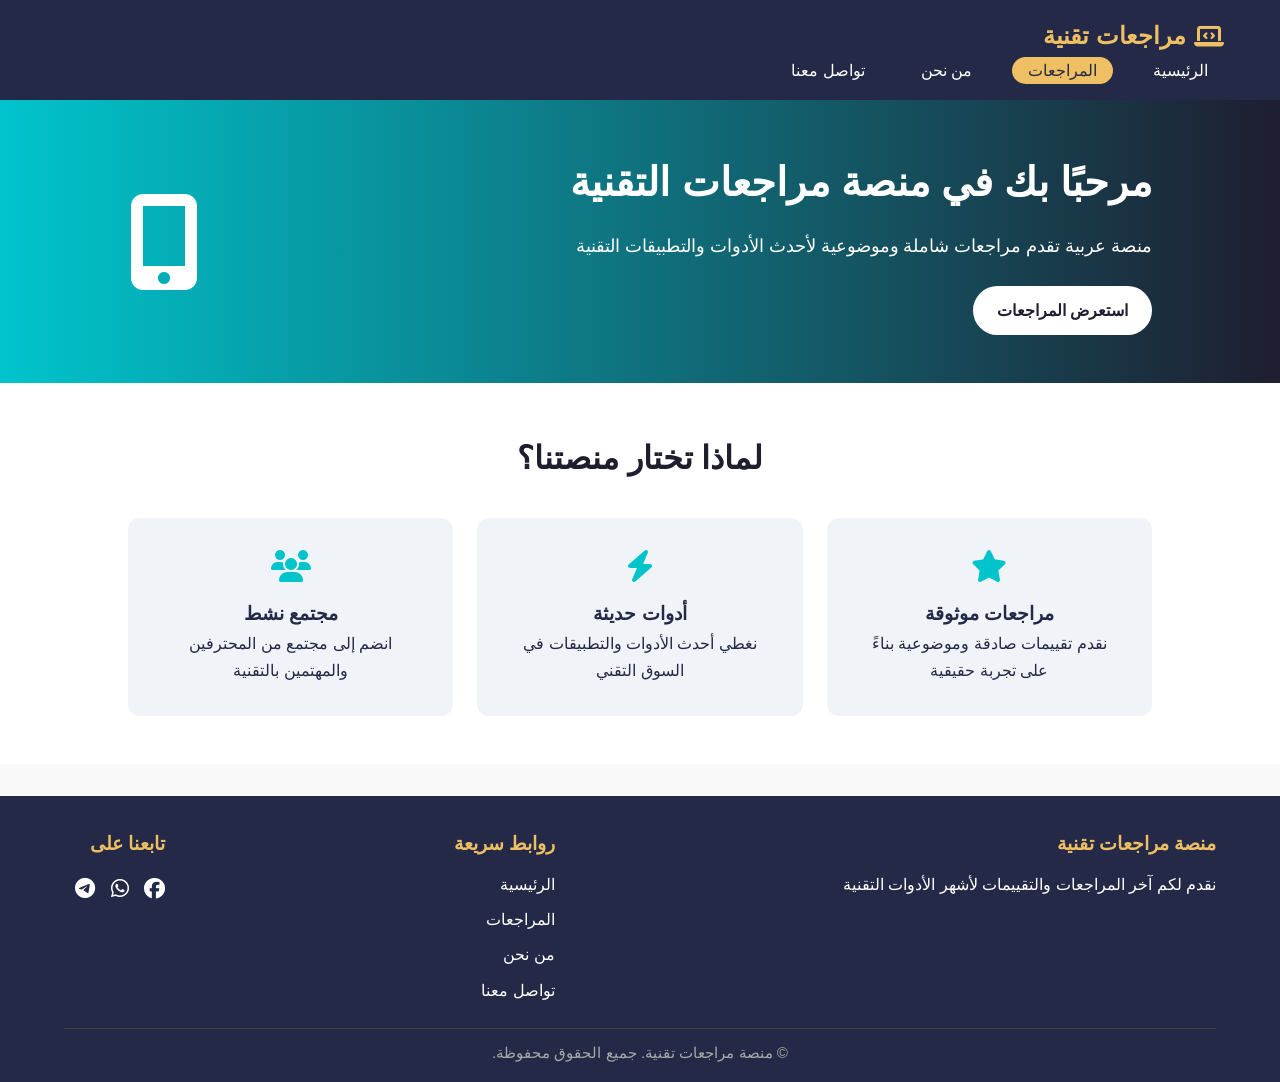
<file: index.html>
<!DOCTYPE html>
<html lang="ar" dir="rtl">
<head>
    <meta charset="UTF-8">
    <meta name="viewport" content="width=device-width, initial-scale=1.0">
    <title>منصة مراجعات تقنية - الرئيسية</title>
     <link rel="stylesheet" href="CSS/common_Style.css">
     <link rel="stylesheet" href="CSS/index_Style.css">
    <link rel="stylesheet" href="https://cdnjs.cloudflare.com/ajax/libs/font-awesome/6.4.0/css/all.min.css">
</head>
<body>
    <header>
        <nav class="navbar">
            <div class="nav-container">
                <div class="nav-logo">
                    <i class="fas fa-laptop-code"></i>
                    <span>مراجعات تقنية</span>
                </div>
                <ul class="nav-menu">
                    <li class="nav-item"><a href="index.html" class="nav-link">الرئيسية</a></li>
                    <li class="nav-item"><a href="HTML/reviews.html" class="nav-link active">المراجعات</a></li>
                    <li class="nav-item"><a href="HTML/about.html" class="nav-link">من نحن</a></li>
                    <li class="nav-item"><a href="HTML/contact.html" class="nav-link">تواصل معنا</a></li>
                </ul>
            </div>
        </nav>
    </header>

    <main>
        <section class="hero">
            <div class="hero-content">
                <h1>مرحبًا بك في منصة مراجعات التقنية</h1>
                <p>منصة عربية تقدم مراجعات شاملة وموضوعية لأحدث الأدوات والتطبيقات التقنية</p>
                <a href="reviews.html" class="btn">استعرض المراجعات</a>
            </div>
            <div class="hero-image">
                <i class="fas fa-mobile-alt"></i>
            </div>
        </section>



        <section class="features">
            <h2>لماذا تختار منصتنا؟</h2>
            <div class="features-container">
                <div class="feature-card">
                    <i class="fas fa-star"></i>
                    <h3>مراجعات موثوقة</h3>
                    <p>نقدم تقييمات صادقة وموضوعية بناءً على تجربة حقيقية</p>
                </div>
                <div class="feature-card">
                    <i class="fas fa-bolt"></i>
                    <h3>أدوات حديثة</h3>
                    <p>نغطي أحدث الأدوات والتطبيقات في السوق التقني</p>
                </div>
                <div class="feature-card">
                    <i class="fas fa-users"></i>
                    <h3>مجتمع نشط</h3>
                    <p>انضم إلى مجتمع من المحترفين والمهتمين بالتقنية</p>
                </div>
            </div>
        </section>
    </main>

    <footer>
        <div class="footer-container">
            <div class="footer-content">
                <div class="footer-section">
                    <h3>منصة مراجعات تقنية</h3>
                    <p>نقدم لكم آخر المراجعات والتقييمات لأشهر الأدوات التقنية</p>
                </div>
                <div class="footer-section">
                    <h3>روابط سريعة</h3>
                    <ul>
                        <li><a href="index.html">الرئيسية</a></li>
                        <li><a href="HTML/reviews.html">المراجعات</a></li>
                        <li><a href="HTML/about.html">من نحن</a></li>
                        <li><a href="HTML/contact.html">تواصل معنا</a></li>
                    </ul>
                </div>
                <div class="footer-section">
                    <h3>تابعنا على</h3>
                    <div class="social-icons">
                        <a href="https://www.facebook.com/Mohammed.alquiadi" target="_blank"><i class="fab fa-facebook"></i></a>
                        <a href="https://wa.me/967781641006" target="_blank"><i class="fab fa-whatsapp"></i></a>
                        <a href="https://t.me/Mohammed_alquiadi" target="_blank"><i class="fab fa-telegram"></i></a>
                    </div>
                </div>
            </div>
            <div class="footer-bottom">
                <p>&copy; <span id="current-year"></span> منصة مراجعات تقنية. جميع الحقوق محفوظة.</p>
            </div>
        </div>
    </footer>
</body>

</html>
</file>
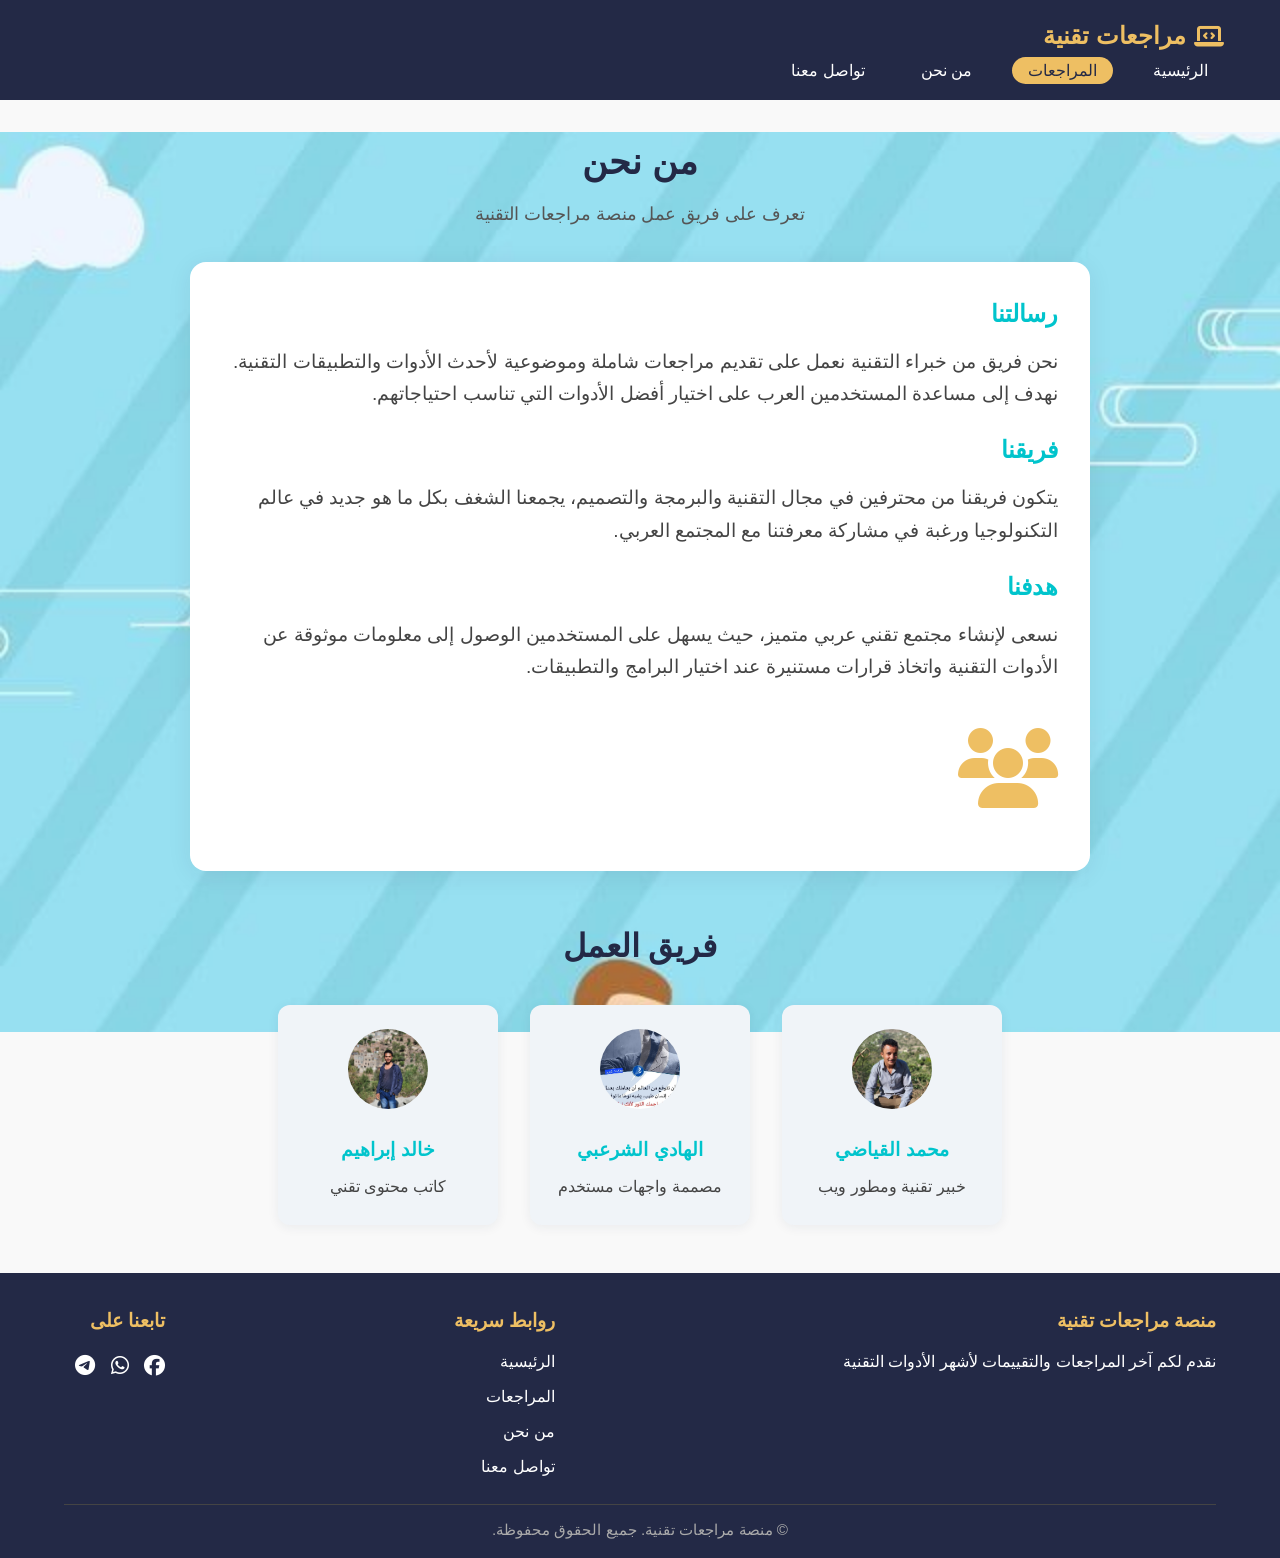
<file: HTML/about.html>
<!DOCTYPE html>
<html lang="ar" dir="rtl">
<head>
    <meta charset="UTF-8">
    <meta name="viewport" content="width=device-width, initial-scale=1.0">
    <title>منصة مراجعات تقنية - من نحن</title>
    <link rel="stylesheet" href="../CSS/about_Style.css">
     <link rel="stylesheet" href="../CSS/common_Style.css">
    <link rel="stylesheet" href="https://cdnjs.cloudflare.com/ajax/libs/font-awesome/6.4.0/css/all.min.css">
</head>
<body>
    <header>
        <nav class="navbar">
            <div class="nav-container">
                <div class="nav-logo">
                    <i class="fas fa-laptop-code"></i>
                    <span>مراجعات تقنية</span>
                </div>
                <ul class="nav-menu">
                    <li class="nav-item">
                        <a href="../index.html" class="nav-link" target="_blank">الرئيسية</a>
                    </li>
                    <li class="nav-item">
                        <a href="reviews.html" class="nav-link active" target="_blank">المراجعات</a>
                    </li>
                    <li class="nav-item">
                        <a href="about.html" class="nav-link" target="_blank">من نحن</a>
                    </li>
                    <li class="nav-item">
                        <a href="contact.html" class="nav-link" target="_blank">تواصل معنا</a>
                    </li>
                    
                </ul>
                <div class="hamburger">
                    <span class="bar"></span>
                    <span class="bar"></span>
                    <span class="bar"></span>
                </div>
            </div>
        </nav>
    </header>

    <main>
        <img src="../IMAGE/imageDesck.jpg" alt="background image" class="background-image">
        <section class="about-header">
            <h1>من نحن</h1>
            <p>تعرف على فريق عمل منصة مراجعات التقنية</p>
        </section>

        <section class="about-content">
            <div class="about-container">
                <div class="about-text">
                    <h2>رسالتنا</h2>
                    <p>نحن فريق من خبراء التقنية نعمل على تقديم مراجعات شاملة وموضوعية لأحدث الأدوات والتطبيقات التقنية. نهدف إلى مساعدة المستخدمين العرب على اختيار أفضل الأدوات التي تناسب احتياجاتهم.</p>
                    
                    <h2>فريقنا</h2>
                    <p>يتكون فريقنا من محترفين في مجال التقنية والبرمجة والتصميم، يجمعنا الشغف بكل ما هو جديد في عالم التكنولوجيا ورغبة في مشاركة معرفتنا مع المجتمع العربي.</p>
                    
                    <h2>هدفنا</h2>
                    <p>نسعى لإنشاء مجتمع تقني عربي متميز، حيث يسهل على المستخدمين الوصول إلى معلومات موثوقة عن الأدوات التقنية واتخاذ قرارات مستنيرة عند اختيار البرامج والتطبيقات.</p>
                </div>
                <div class="about-image">
                    <i class="fas fa-users"></i>
                </div>
            </div>
        </section>

        <section class="team">
            <h2>فريق العمل</h2>
            <div class="team-container">
                <div class="team-member">
                    <div class="member-image">
                        <i class="ImageM"><img src="../IMAGE/Aiman.jpg" alt=""></i>
                    </div>
                    <h3>محمد القياضي</h3>
                    <p>خبير تقنية ومطور ويب</p>
                </div>
                <div class="team-member">
                    <div class="member-image">
                        <i class="Fatma"><img src="../IMAGE/Ftaima ali.jpg" alt=""></i>
                    </div>
                    <h3>الهادي الشرعبي</h3>
                    <p>مصممة واجهات مستخدم</p>
                </div>
                <div class="team-member">
                    <div class="member-image">
                        <i class="Abdo"><img src="../IMAGE/Abdo.jpg" alt=""></i>
                    </div>
                    <h3>خالد إبراهيم</h3>
                    <p>كاتب محتوى تقني</p>
                </div>
            </div>
        </section>
    </main>

    <!-- التذييل -->
    <footer>
        <div class="footer-container">
            <div class="footer-content">
                <div class="footer-section">
                    <h3>منصة مراجعات تقنية</h3>
                    <p>نقدم لكم آخر المراجعات والتقييمات لأشهر الأدوات التقنية</p>
                </div>
                <div class="footer-section">
                    <h3>روابط سريعة</h3>
                    <ul>
                        <li><a href="../index.html">الرئيسية</a></li>
                        <li><a href="reviews.html">المراجعات</a></li>
                        <li><a href="about.html">من نحن</a></li>
                        <li><a href="contact.html">تواصل معنا</a></li>
                    </ul>
                </div>
                <div class="footer-section">
                    <h3>تابعنا على</h3>
                    <div class="social-icons">
                         <a href="https://www.facebook.com/Mohammed.alquiadi" target="_blank"><i class="fab fa-facebook"></i></a>
                        <a href="https://wa.me/967781641006" target="_blank"><i class="fab fa-whatsapp"></i></a>
                        <a href="https://t.me/Mohammed_alquiadi" target="_blank"><i class="fab fa-telegram"></i></a>
                    </div>
                </div>
            </div>
            <div class="footer-bottom">
                <p>&copy; <span id="current-year"></span> منصة مراجعات تقنية. جميع الحقوق محفوظة.</p>
            </div>
        </div>
    </footer>

   
</body>

</html>
</file>
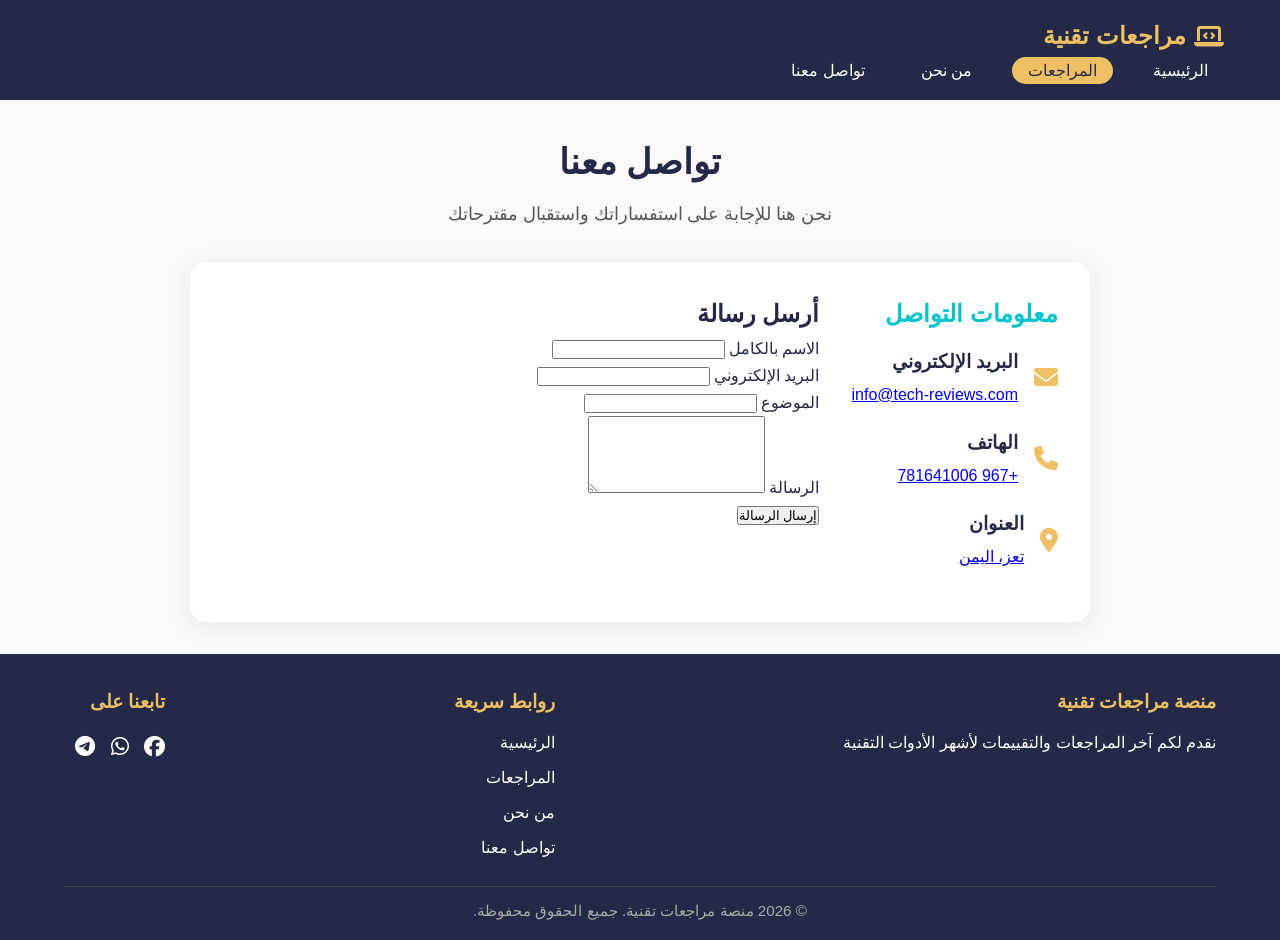
<file: HTML/contact.html>
<!DOCTYPE html>
<html lang="ar" dir="rtl">
<head>
    <meta charset="UTF-8">
    <meta name="viewport" content="width=device-width, initial-scale=1.0">
    <title>منصة مراجعات تقنية - تواصل معنا</title>
    <link rel="stylesheet" href="../CSS/contact_Style.css">
      <link rel="stylesheet" href="../CSS/common_Style.css">
    <link rel="stylesheet" href="https://cdnjs.cloudflare.com/ajax/libs/font-awesome/6.4.0/css/all.min.css">
</head>
<body>
    <header>
        <nav class="navbar">
            <div class="nav-container">
                <div class="nav-logo">
                    <i class="fas fa-laptop-code"></i>
                    <span>مراجعات تقنية</span>
                </div>
                <ul class="nav-menu">
                    <li class="nav-item">
                        <a href="../index.html" class="nav-link" target="_blank">الرئيسية</a>
                    </li>
                    <li class="nav-item">
                        <a href="reviews.html" class="nav-link active" target="_blank">المراجعات</a>
                    </li>
                    <li class="nav-item">
                        <a href="about.html" class="nav-link" target="_blank">من نحن</a>
                    </li>
                    <li class="nav-item">
                        <a href="contact.html" class="nav-link" target="_blank">تواصل معنا</a>
                    </li>
                    
                </ul>
                <div class="hamburger">
                    <span class="bar"></span>
                    <span class="bar"></span>
                    <span class="bar"></span>
                </div>
            </div>
        </nav>
    </header>

    <main>
        <section class="contact-header">
               <h1>تواصل معنا</h1>
            <p>نحن هنا للإجابة على استفساراتك واستقبال مقترحاتك</p>
             </section>

         <section class="contact-content">
      <div class="contact-container">
         <div class="contact-info">
                         <h2>معلومات التواصل</h2>
                            <div class="info-item">
                             <i class="fas fa-envelope"></i>
                 <div>
                     <h3>البريد الإلكتروني</h3>
                     <p><a href="mailto:info@tech-reviews.com">info@tech-reviews.com</a></p>
                  </div>
            </div>

          <div class="info-item">
             <i class="fas fa-phone"></i>
               <div>
                <h3>الهاتف</h3>
                 <p><a href="tel:++967781641006">+967 781641006</a></p>
                 </div>
           </div>

          <div class="info-item">
            <i class="fas fa-map-marker-alt"></i>
             <div>
                <h3>العنوان</h3>
               <p><a href="https://www.google.com/maps?q=تعز+اليمن" target="_blank">تعز، اليمن</a></p>
               </div>
                       </div>
                </div>
                    </div>
                  
                    </div>
                </div>
                <div class="contact-form">
                    <h2>أرسل رسالة</h2>
                    <form id="contactForm">
                        <div class="form-group">
                            <label for="name">الاسم بالكامل</label>
                            <input type="text" id="name" name="name" required>
                        </div>
                        <div class="form-group">
                            <label for="email">البريد الإلكتروني</label>
                            <input type="email" id="email" name="email" required>
                        </div>
                        <div class="form-group">
                            <label for="subject">الموضوع</label>
                            <input type="text" id="subject" name="subject" required>
                        </div>
                        <div class="form-group">
                            <label for="message">الرسالة</label>
                            <textarea id="message" name="message" rows="5" required></textarea>
                        </div>
                        <button type="submit" class="btn">إرسال الرسالة</button>
                    </form>
                </div>
            </div>
        </section>
    </main>

    <footer>
        <div class="footer-container">
            <div class="footer-content">
                <div class="footer-section">
                    <h3>منصة مراجعات تقنية</h3>
                    <p>نقدم لكم آخر المراجعات والتقييمات لأشهر الأدوات التقنية</p>
                </div>
                <div class="footer-section">
                    <h3>روابط سريعة</h3>
                    <ul>
                        <li><a href="../index.html">الرئيسية</a></li>
                        <li><a href="reviews.html">المراجعات</a></li>
                        <li><a href="about.html">من نحن</a></li>
                        <li><a href="contact.html">تواصل معنا</a></li>
                    </ul>
                </div>
                <div class="footer-section">
                    <h3>تابعنا على</h3>
                    <div class="social-icons">
                          <a href="https://www.facebook.com/Mohammed.alquiadi" target="_blank"><i class="fab fa-facebook"></i></a>
                        <a href="https://wa.me/967781641006" target="_blank"><i class="fab fa-whatsapp"></i></a>
                        <a href="https://t.me/Mohammed_alquiadi" target="_blank"><i class="fab fa-telegram"></i></a>
                    </div>
                </div>
            </div>
            <div class="footer-bottom">
                <p>&copy; <span id="current-year"></span> منصة مراجعات تقنية. جميع الحقوق محفوظة.</p>
            </div>
        </div>
    </footer>

    <script>

        document.getElementById('current-year').textContent = new Date().getFullYear();

        const hamburger = document.querySelector(".hamburger");
        const navMenu = document.querySelector(".nav-menu");

        hamburger.addEventListener("click", () => {
            hamburger.classList.toggle("active");
            navMenu.classList.toggle("active");
        });

        document.querySelectorAll(".nav-link").forEach(n => n.addEventListener("click", () => {
            hamburger.classList.remove("active");
            navMenu.classList.remove("active");
        }));

        document.getElementById('contactForm').addEventListener('submit', function(e) {
            e.preventDefault();
            alert('شكرًا لك على رسالتك! سنقوم بالرد عليك في أقرب وقت ممكن.');
            this.reset();
        });
    </script>
</body>

</html>
</file>
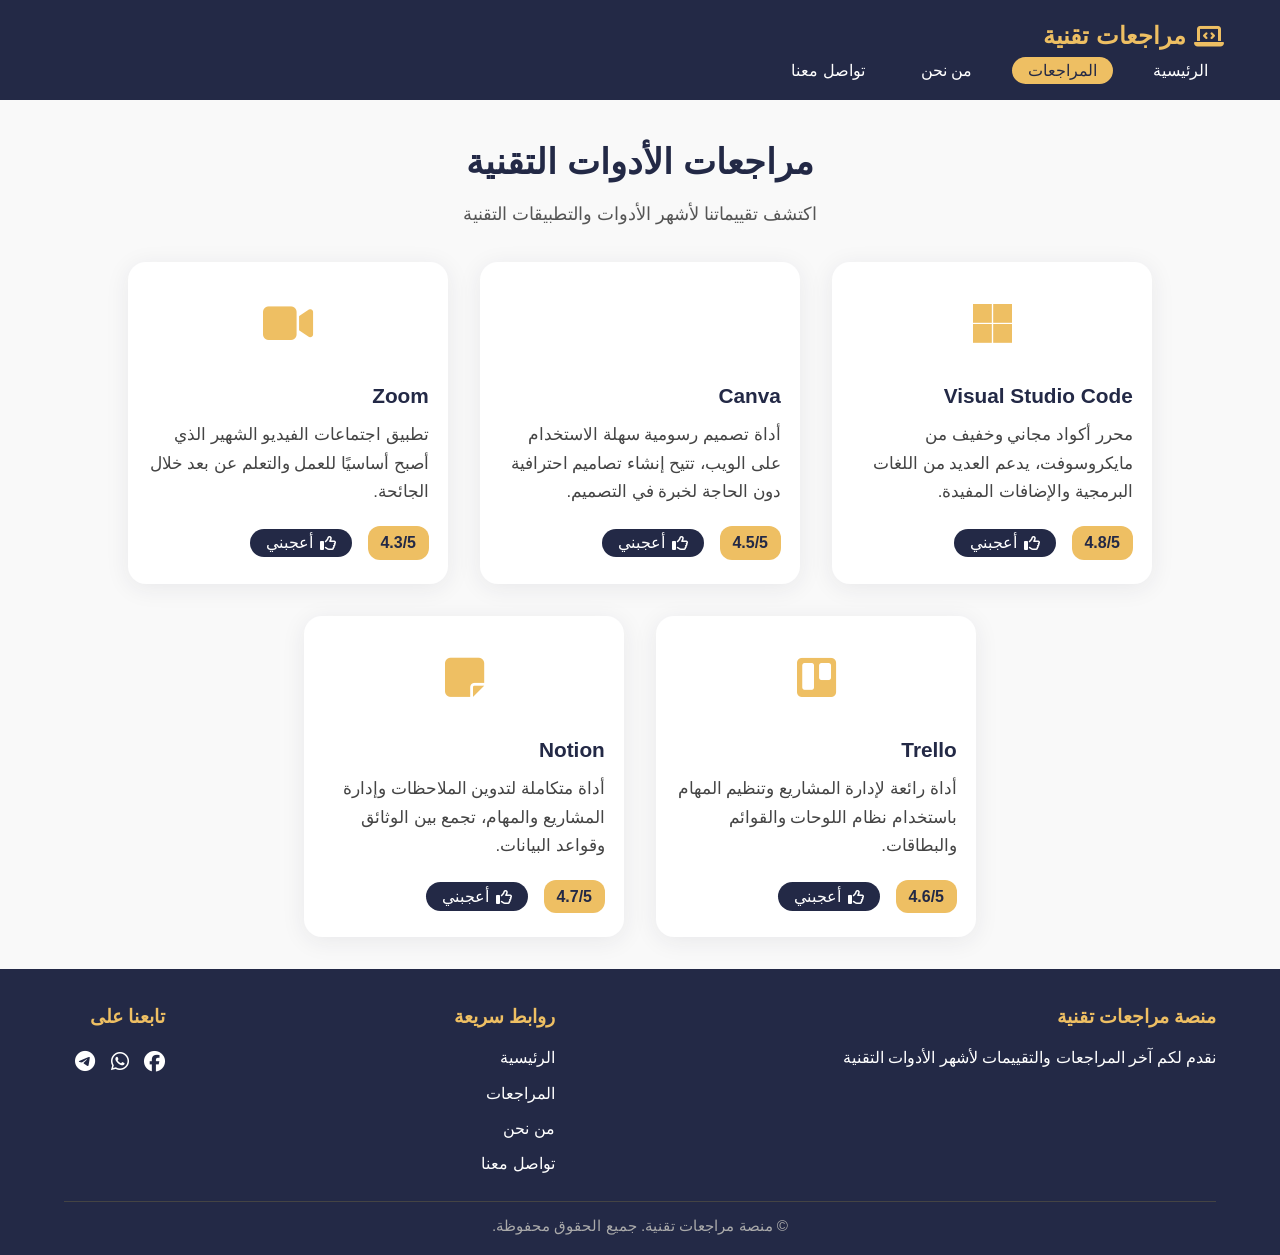
<file: HTML/reviews.html>
<!DOCTYPE html>
<html lang="ar" dir="rtl">
<head>
    <meta charset="UTF-8">
    <meta name="viewport" content="width=device-width, initial-scale=1.0">
    <title>منصة مراجعات تقنية - المراجعات</title>
    <link rel="stylesheet" href="../CSS/reviews_Style.css">
     <link rel="stylesheet" href="../CSS/common_Style.css">
   <link href="https://fonts.googleapis.com/css2?family=Cairo:wght@400;700&display=swap" rel="stylesheet">
    <link rel="stylesheet" href="https://cdnjs.cloudflare.com/ajax/libs/font-awesome/6.4.0/css/all.min.css">
</head>
<body>
    <header>
        <nav class="navbar">
            <div class="nav-container">
                <div class="nav-logo">
                    <i class="fas fa-laptop-code"></i>
                    <span>مراجعات تقنية</span>
                </div>
                <ul class="nav-menu">
                    <li class="nav-item">
                        <a href="../index.html" class="nav-link" target="_blank">الرئيسية</a>
                    </li>
                    <li class="nav-item">
                        <a href="reviews.html" class="nav-link active" target="_blank">المراجعات</a>
                    </li>
                    <li class="nav-item">
                        <a href="about.html" class="nav-link" target="_blank">من نحن</a>
                    </li>
                    <li class="nav-item">
                        <a href="contact.html" class="nav-link" target="_blank">تواصل معنا</a>
                    </li>
                    
                </ul>
                <div class="hamburger">
                    <span class="bar"></span>
                    <span class="bar"></span>
                    <span class="bar"></span>
                </div>
            </div>
        </nav>
    </header>

    <main>
        <section class="reviews-header">
            <h1>مراجعات الأدوات التقنية</h1>
            <p>اكتشف تقييماتنا لأشهر الأدوات والتطبيقات التقنية</p>
        </section>

        <section class="reviews-container">
            <div class="review-card">
                <div class="review-image">
                    <i class="fab fa-microsoft"></i>
                </div>
                <div class="review-content">
                    <h2>Visual Studio Code</h2>
                    <p>محرر أكواد مجاني وخفيف من مايكروسوفت، يدعم العديد من اللغات البرمجية والإضافات المفيدة.</p>
                    <div class="review-meta">
                        <span class="rating">4.8/5</span>
                        <button class="like-btn" onclick="likeTool(this)">
                            <i class="far fa-thumbs-up"></i> أعجبني
                        </button>
                    </div>
                </div>
            </div>

            <div class="review-card">
                <div class="review-image">
                    <i class="fab fa-canva"></i>
                </div>
                <div class="review-content">
                    <h2>Canva</h2>
                    <p>أداة تصميم رسومية سهلة الاستخدام على الويب، تتيح إنشاء تصاميم احترافية دون الحاجة لخبرة في التصميم.</p>
                    <div class="review-meta">
                        <span class="rating">4.5/5</span>
                        <button class="like-btn" onclick="likeTool(this)">
                            <i class="far fa-thumbs-up"></i> أعجبني
                        </button>
                    </div>
                </div>
            </div>

            <div class="review-card">
                <div class="review-image">
                    <i class="fas fa-video"></i>
                </div>
                <div class="review-content">
                    <h2>Zoom</h2>
                    <p>تطبيق اجتماعات الفيديو الشهير الذي أصبح أساسيًا للعمل والتعلم عن بعد خلال الجائحة.</p>
                    <div class="review-meta">
                        <span class="rating">4.3/5</span>
                        <button class="like-btn" onclick="likeTool(this)">
                            <i class="far fa-thumbs-up"></i> أعجبني
                        </button>
                    </div>
                </div>
            </div>

            <div class="review-card">
                <div class="review-image">
                    <i class="fab fa-trello"></i>
                </div>
                <div class="review-content">
                    <h2>Trello</h2>
                    <p>أداة رائعة لإدارة المشاريع وتنظيم المهام باستخدام نظام اللوحات والقوائم والبطاقات.</p>
                    <div class="review-meta">
                        <span class="rating">4.6/5</span>
                        <button class="like-btn" onclick="likeTool(this)">
                            <i class="far fa-thumbs-up"></i> أعجبني
                        </button>
                    </div>
                </div>
            </div>

            <div class="review-card">
                <div class="review-image">
                    <i class="fas fa-sticky-note"></i>
                </div>
                <div class="review-content">
                    <h2>Notion</h2>
                    <p>أداة متكاملة لتدوين الملاحظات وإدارة المشاريع والمهام، تجمع بين الوثائق وقواعد البيانات.</p>
                    <div class="review-meta">
                        <span class="rating">4.7/5</span>
                        <button class="like-btn" onclick="likeTool(this)">
                            <i class="far fa-thumbs-up"></i> أعجبني
                        </button>
                    </div>
                </div>
            </div>
        </section>
    </main>

    <footer>
        <div class="footer-container">
            <div class="footer-content">
                <div class="footer-section">
                    <h3>منصة مراجعات تقنية</h3>
                    <p>نقدم لكم آخر المراجعات والتقييمات لأشهر الأدوات التقنية</p>
                     </div>
                     <div class="footer-section">
                         <h3>روابط سريعة</h3>
                          <ul>
                            <li><a href="../index.html">الرئيسية</a></li>
                            <li><a href="reviews.html">المراجعات</a></li>
                            <li><a href="about.html">من نحن</a></li>
                            <li><a href="contact.html">تواصل معنا</a></li>
                          </ul>
                </div>
                <div class="footer-section">
                    <h3>تابعنا على</h3>
                    <div class="social-icons">
                          <a href="https://www.facebook.com/Mohammed.alquiadi" target="_blank"><i class="fab fa-facebook"></i></a>
                        <a href="https://wa.me/967781641006" target="_blank"><i class="fab fa-whatsapp"></i></a>
                        <a href="https://t.me/Mohammed_alquiadi" target="_blank"><i class="fab fa-telegram"></i></a>
                    </div>
                </div>
            </div>
            <div class="footer-bottom">
                <p>&copy; <span id="current-year"></span> منصة مراجعات تقنية. جميع الحقوق محفوظة.</p>
            </div>
        </div>
    </footer>

      

</body>

</html>
</file>
<file: CSS/common_Style.css>
/* ملف مشترك لتصميم الرأس والفوتر لجميع الصفحات */

* {
    margin: 0;
    padding: 0;
    box-sizing: border-box;
    font-family: "Tahoma", Arial, sans-serif;
}

body {
    background-color: #f9f9f9;
    color: #232946;
    line-height: 1.7;
    direction: rtl;
}

/* ---------------- Header & Navbar ---------------- */
header {
    background: #232946;
    color: #fff;
    position: sticky;
    top: 0;
    z-index: 1000;
}

.navbar {
    max-width: 1200px;
    margin: auto;
    padding: 1rem;
    display: flex;
    align-items: center;
    justify-content: space-between;
}

.nav-logo {
    font-size: 1.5rem;
    font-weight: bold;
    display: flex;
    align-items: center;
    gap: 0.5rem;
    color: #eebf63;
}

.nav-menu {
    list-style: none;
    display: flex;
    gap: 1.5rem;
}

.nav-link {
    color: #fff;
    text-decoration: none;
    transition: 0.3s;
    border-radius: 20px;
    padding: 0.3rem 1rem;
}

.nav-link:hover,
.nav-link.active {
    background: #eebf63;
    color: #232946;
}

.hamburger {
    display: none;
}

/* ---------------- Footer ---------------- */
footer {
    background: #232946;
    color: #fff;
    padding: 2rem 0 1rem 0;
    margin-top: 2rem;
}

.footer-container {
    width: 90%;
    max-width: 1200px;
    margin: auto;
}

.footer-content {
    display: flex;
    flex-wrap: wrap;
    gap: 2rem;
    justify-content: space-between;
    margin-bottom: 1rem;
}

.footer-section h3 {
    color: #eebf63;
    margin-bottom: 0.7rem;
}

.footer-section ul {
    list-style: none;
    padding: 0;
    margin: 0;
}

.footer-section ul li {
    margin-bottom: 0.5rem;
}

.footer-section ul li a {
    color: #fff;
    text-decoration: none;
    transition: color 0.2s;
}

.footer-section ul li a:hover {
    color: #eebf63;
}

.social-icons a {
    color: #fff;
    font-size: 1.3rem;
    margin-left: 0.7rem;
    transition: color 0.2s;
}

.social-icons a:hover {
    color: #eebf63;
}

.footer-bottom {
    text-align: center;
    color: #aaa;
    font-size: 0.95rem;
    border-top: 1px solid #444;
    padding-top: 0.7rem;
}

/* Responsive */
@media (max-width: 900px) {
    .footer-content {
        flex-direction: column;
        gap: 1.5rem;
    }
    .navbar {
        flex-direction: column;
        gap: 1rem;
    }
}
</file>
<file: CSS/index_Style.css>
/* تنسيقات الصفحة الرئيسية فقط (بدون الرأس والفوتر) */

.hero {
    display: flex;
    align-items: center;
    justify-content: space-between;
    padding: 3rem 10%;
    background: linear-gradient(to right, #00c4cc, #1e1e2f);
    color: #fff;
    flex-wrap: wrap;
}

.hero-content {
    max-width: 600px;
}

.hero-content h1 {
    font-size: 2.5rem;
    margin-bottom: 1rem;
}

.hero-content p {
    margin-bottom: 1.5rem;
    font-size: 1.1rem;
}

.btn {
    display: inline-block;
    padding: 0.7rem 1.5rem;
    background: #fff;
    color: #1e1e2f;
    font-weight: bold;
    border-radius: 25px;
    text-decoration: none;
    transition: 0.3s;
}

.btn:hover {
    background: #00c4cc;
    color: #fff;
}

.hero-image {
    font-size: 6rem;
    color: #fff;
    display: flex;
    align-items: center;
    justify-content: center;
}

/* ---------------- Features Section ---------------- */
.features {
    text-align: center;
    padding: 3rem 10%;
    background: #fff;
}

.features h2 {
    font-size: 2rem;
    margin-bottom: 2rem;
    color: #1e1e2f;
}

.features-container {
    display: grid;
    grid-template-columns: repeat(auto-fit, minmax(250px, 1fr));
    gap: 1.5rem;
}

.feature-card {
    background: #f0f4f8;
    padding: 2rem;
    border-radius: 12px;
    transition: 0.3s;
}

.feature-card:hover {
    transform: translateY(-5px);
    background: #e6f7f8;
}

.feature-card i {
    font-size: 2rem;
    margin-bottom: 1rem;
    color: #00c4cc;
}

/* ---------------- Responsive ---------------- */
@media (max-width: 768px) {
    .hero {
        flex-direction: column;
        text-align: center;
    }

    .hero-image {
        margin-top: 2rem;
    }

    .features {
        padding: 2rem 2%;
    }
    .features-container {
        grid-template-columns: 1fr;
    }
}
</file>
<file: CSS/about_Style.css>
/* تنسيقات صفحة من نحن فقط (بدون الرأس والفوتر) */

.background-image {
    position: fixed;
    width: 100%;
    height: 100%;
    object-fit: cover;
    z-index: -1;
    opacity: 0.8;
    background-position: center center;
}

.about-header {
    text-align: center;
    margin: 2rem 0 1rem 0;
}

.about-header h1 {
    font-size: 2.2rem;
    color: #232946;
    margin-bottom: 0.5rem;
}

.about-header p {
    color: #555;
    font-size: 1.1rem;
}

.about-content {
    margin: 2rem auto;
    max-width: 900px;
    background: #fff;
    border-radius: 16px;
    box-shadow: 0 4px 24px rgba(35,41,70,0.08);
    padding: 2rem;
    display: flex;
    gap: 2rem;
    align-items: center;
}

.about-text h2 {
    color: #00c4cc;
    margin-bottom: 0.7rem;
}

.about-text p {
    font-size: 1.2rem;
    margin-bottom: 1.2rem;
    color: #444;
}

.about-image {
    font-size: 5rem;
    color: #eebf63;
    align-self: flex-start;
}

.team {
    margin: 3rem auto;
    max-width: 900px;
    text-align: center;
}

.team h2 {
    font-size: 2rem;
    color: #232946;
    margin-bottom: 2rem;
}

.team-container {
    display: flex;
    gap: 2rem;
    justify-content: center;
    flex-wrap: wrap;
}

.team-member {
    background: #f0f4f8;
    border-radius: 12px;
    padding: 1.5rem;
    width: 220px;
    box-shadow: 0 2px 12px rgba(35,41,70,0.07);
    transition: 0.3s;
}

.team-member:hover {
    transform: translateY(-5px);
    background: #e6f7f8;
}

.member-image img {
    width: 80px;
    height: 80px;
    border-radius: 50%;
    object-fit: cover;
    margin-bottom: 1rem;
}

.team-member h3 {
    margin-bottom: 0.5rem;
    color: #00c4cc;
}

.team-member p {
    color: #444;
    font-size: 1rem;
}

/* Responsive */
@media (max-width: 900px) {
    .about-content {
        flex-direction: column;
        gap: 1rem;
        padding: 1rem;
    }
    .team-container {
        flex-direction: column;
        gap: 1rem;
        align-items: center;
    }
}
</file>
<file: CSS/contact_Style.css>
/* تنسيقات صفحة التواصل فقط (بدون الرأس والفوتر) */

.contact-header {
    text-align: center;
    margin: 2rem 0 1rem 0;
}

.contact-header h1 {
    font-size: 2.2rem;
    color: #232946;
    margin-bottom: 0.5rem;
}

.contact-header p {
    color: #555;
    font-size: 1.1rem;
}

.contact-content {
    margin: 2rem auto;
    max-width: 900px;
    background: #fff;
    border-radius: 16px;
    box-shadow: 0 4px 24px rgba(35,41,70,0.08);
    padding: 2rem;
    display: flex;
    gap: 2rem;
    align-items: flex-start;
}

.contact-info h2 {
    color: #00c4cc;
    margin-bottom: 0.7rem;
}

.info-item {
    margin-bottom: 1.2rem;
    display: flex;
    align-items: center;
    gap: 1rem;
}

.info-item i {
    font-size: 1.5rem;
    color: #eebf63;
}

.info-item h3 {
    margin-bottom: 0.2rem;
    color: #232946;
}

.info-item p {
    color: #444;
    font-size: 1rem;
}

.social-contact h3 {
    color: #00c4cc;
    margin-bottom: 0.7rem;
}

.social-contact .social-icons a {
    font-size: 1.5rem;
    margin-left: 1rem;
    color: #232946;
    transition: 0.3s;
}

.social-contact .social-icons a:hover {
    color: #00c4cc;
}

/* Responsive */
@media (max-width: 900px) {
    .contact-content {
        flex-direction: column;
        gap: 1rem;
        padding: 1rem;
    }
}
</file>
<file: CSS/reviews_Style.css>
/* تنسيقات صفحة المراجعات فقط (بدون الرأس والفوتر) */

.reviews-header {
    text-align: center;
    margin: 2rem 0 1rem 0;
}

.reviews-header h1 {
    font-size: 2.2rem;
    color: #232946;
    margin-bottom: 0.5rem;
}

.reviews-header p {
    color: #555;
    font-size: 1.1rem;
}

.reviews-container {
    display: flex;
    flex-wrap: wrap;
    gap: 2rem;
    justify-content: center;
    margin: 2rem 0;
}

.review-card {
    background: #fff;
    border-radius: 18px;
    box-shadow: 0 4px 24px rgba(35,41,70,0.08);
    width: 320px;
    padding: 1.5rem 1.2rem;
    display: flex;
    flex-direction: column;
    align-items: flex-end;
    transition: transform 0.2s, box-shadow 0.2s;
    position: relative;
}

.review-card:hover {
    transform: translateY(-8px) scale(1.03);
    box-shadow: 0 8px 32px rgba(35,41,70,0.13);
}

.review-image {
    font-size: 2.8rem;
    color: #eebf63;
    margin-bottom: 1rem;
    align-self: center;
}

.review-content h2 {
    margin: 0 0 0.5rem 0;
    font-size: 1.3rem;
    color: #232946;
}

.review-content p {
    color: #444;
    font-size: 1.05rem;
    margin-bottom: 1.2rem;
}

.review-meta {
    display: flex;
    align-items: center;
    gap: 1rem;
}

.rating {
    background: #eebf63;
    color: #232946;
    padding: 0.2rem 0.8rem;
    border-radius: 12px;
    font-weight: bold;
    font-size: 1rem;
}

.like-btn {
    background: #232946;
    color: #fff;
    border: none;
    border-radius: 16px;
    padding: 0.3rem 1rem;
    font-size: 1rem;
    cursor: pointer;
    transition: background 0.2s, color 0.2s;
    display: flex;
    align-items: center;
    gap: 0.4rem;
}

.like-btn:hover {
    background: #eebf63;
    color: #232946;
}

/* Responsive */
@media (max-width: 900px) {
    .reviews-container {
        gap: 1.2rem;
    }
    .review-card {
        width: 90vw;
        max-width: 350px;
    }
}
</file>
